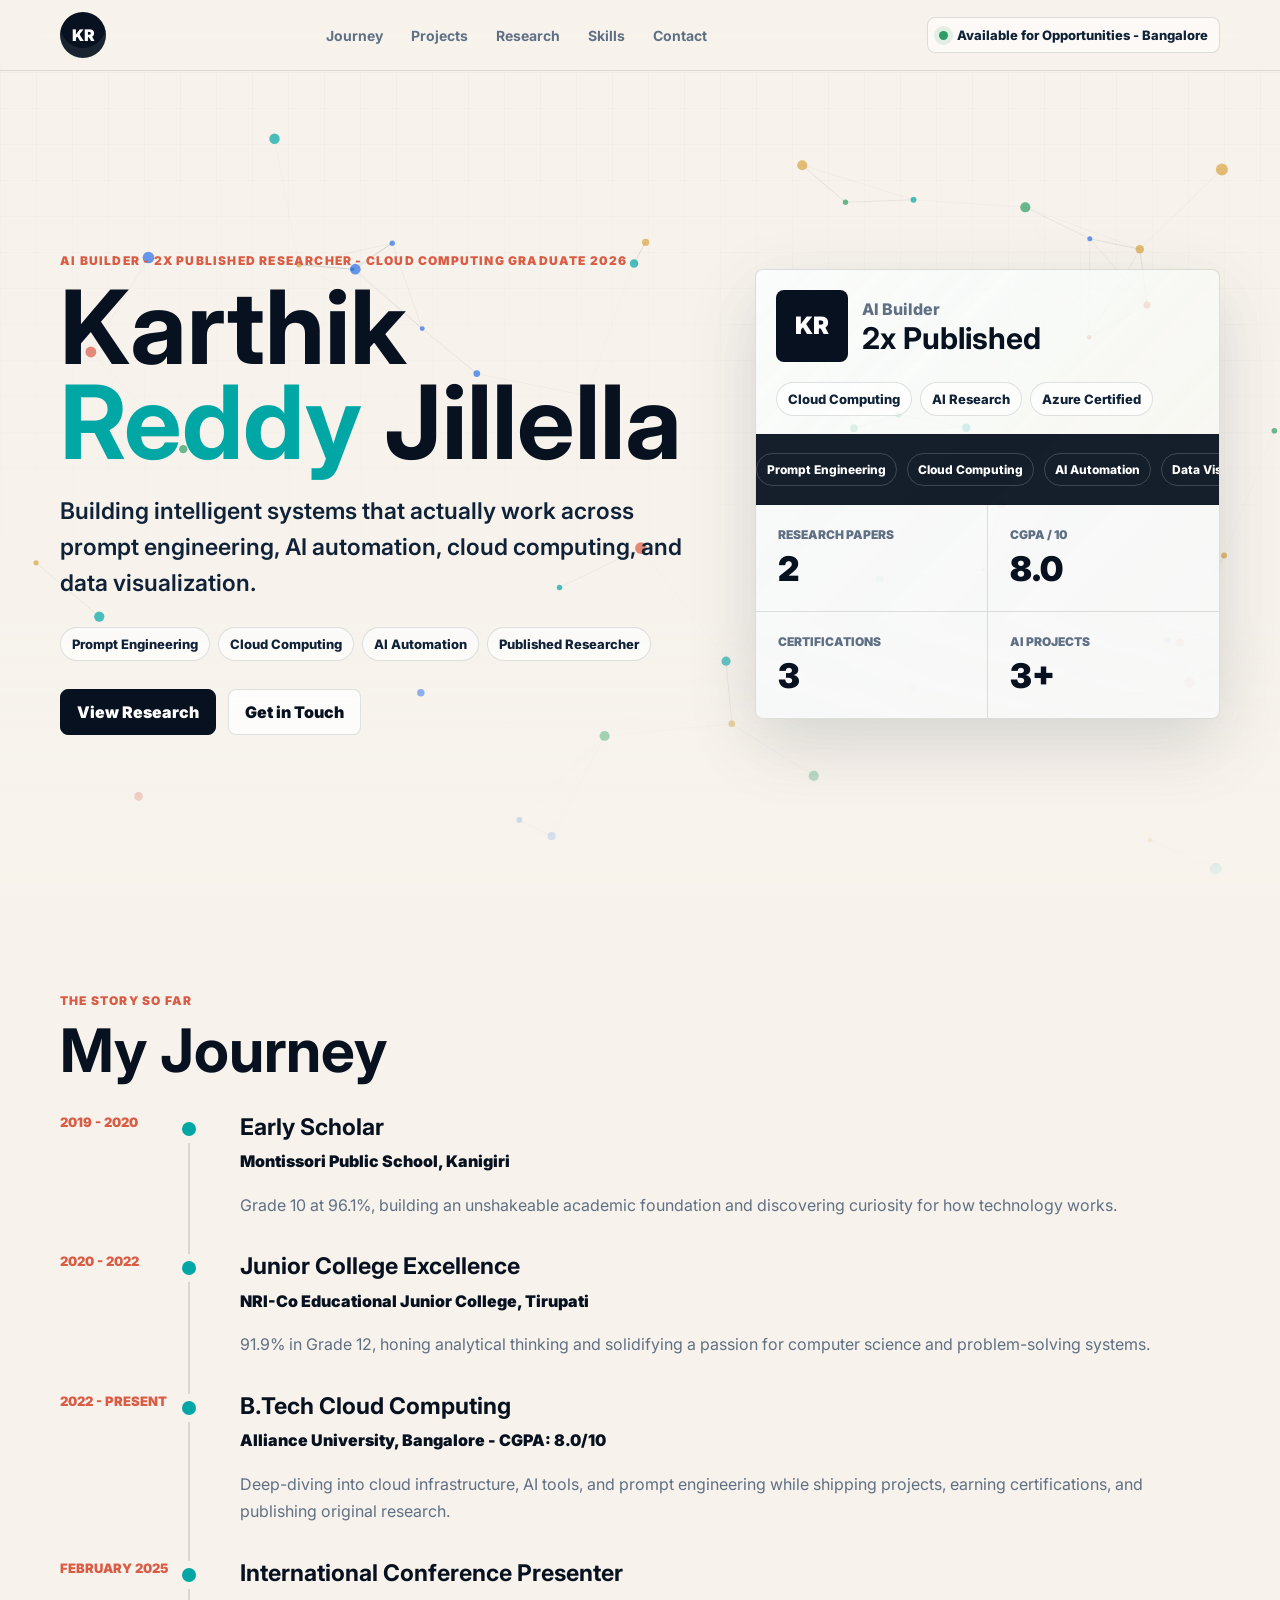
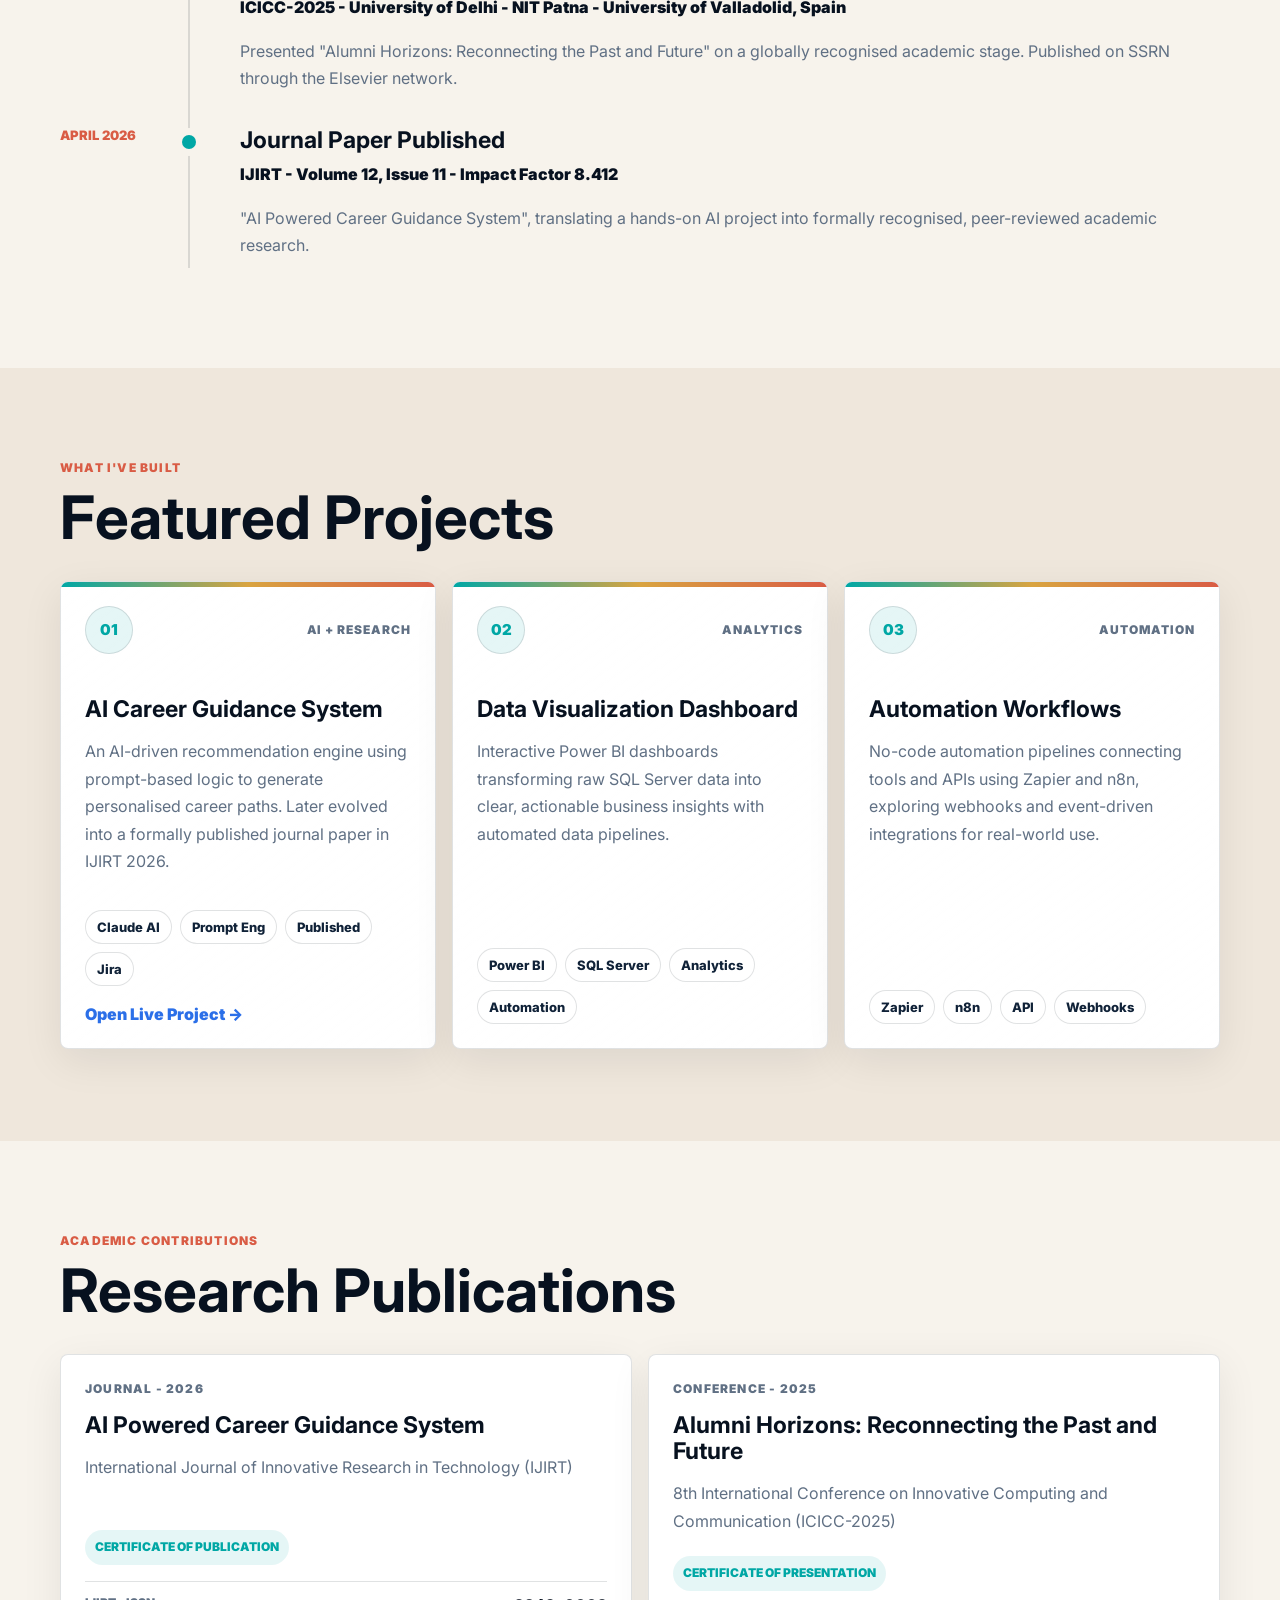
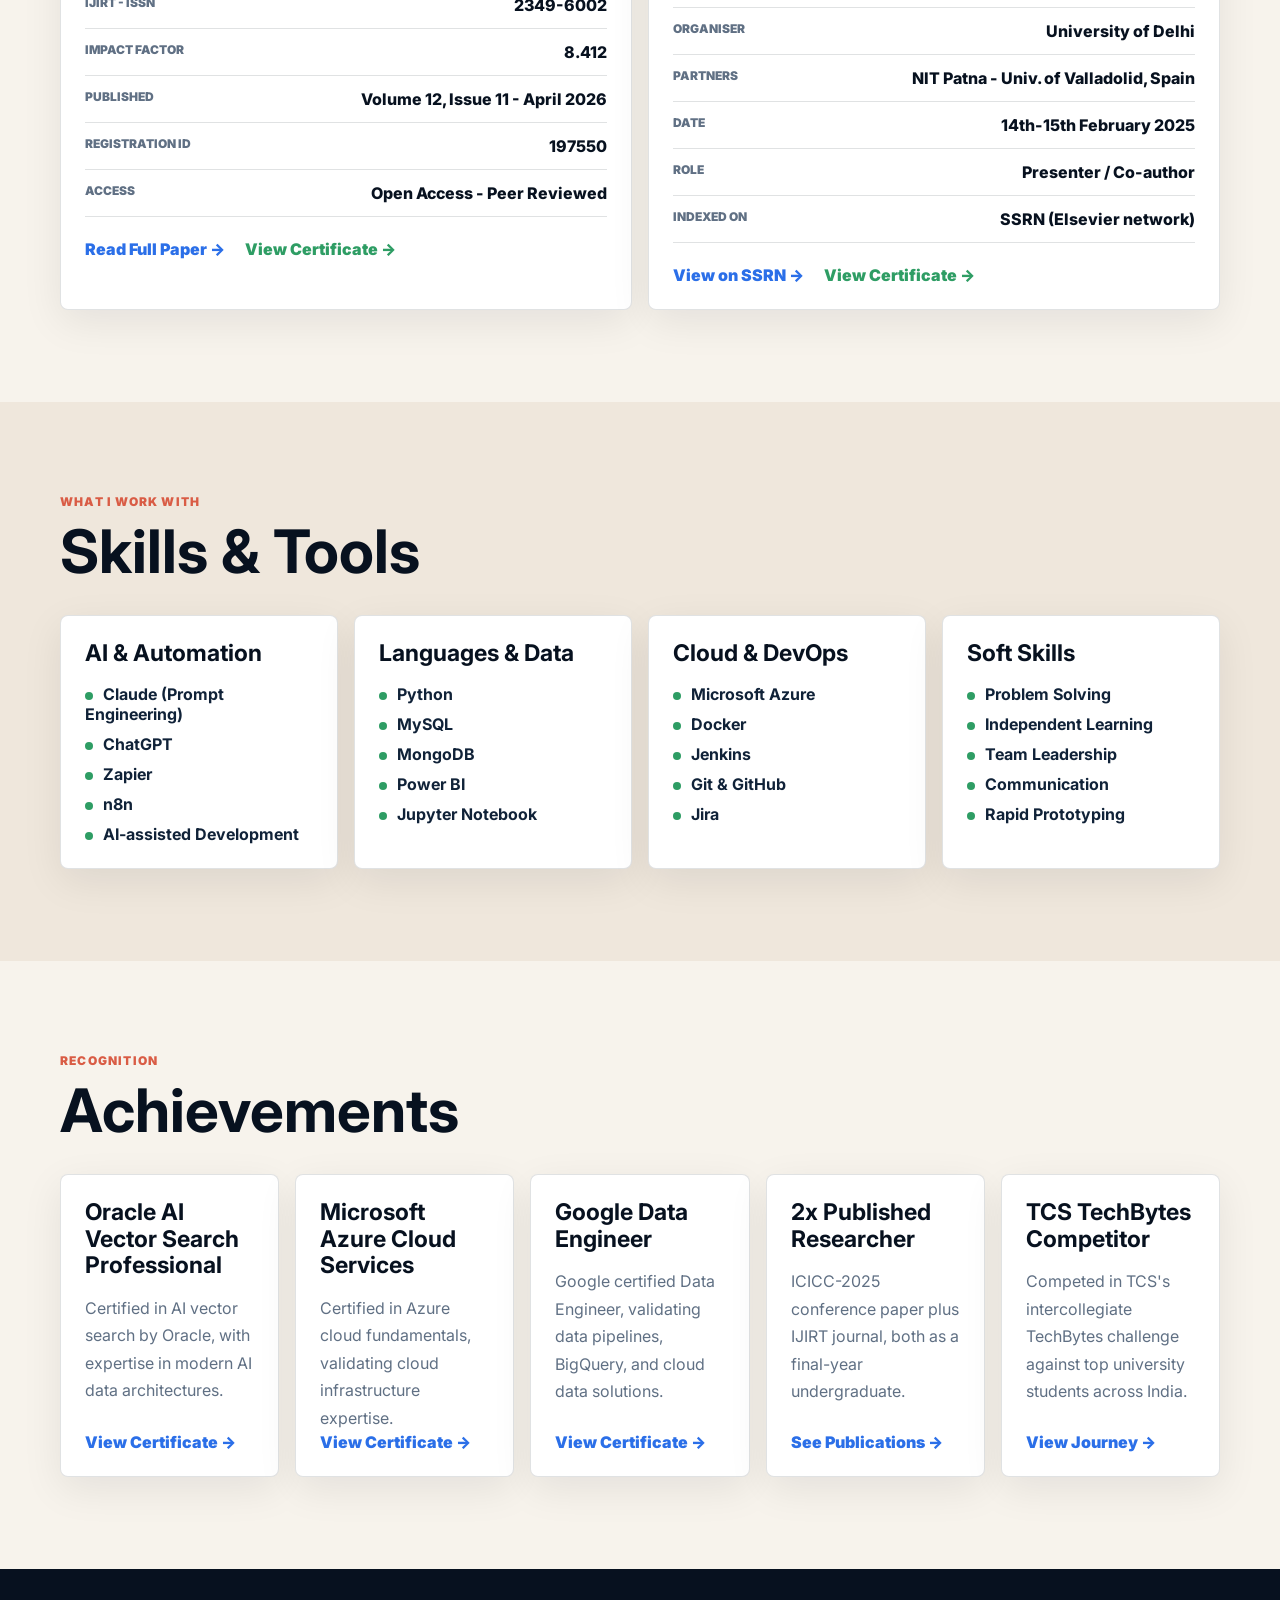
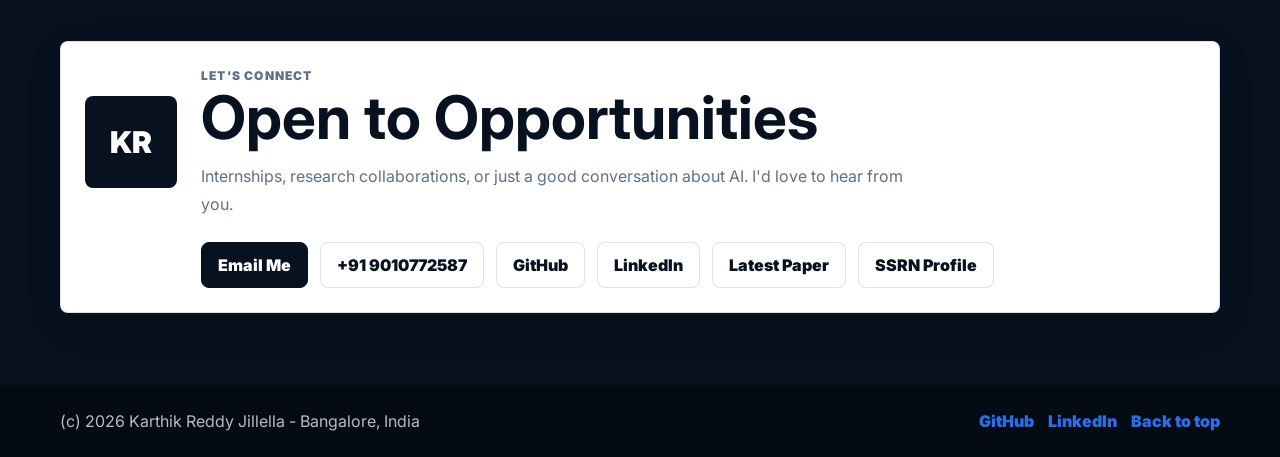
<file: index.html>
<!doctype html>
<html lang="en">
  <head>
    <meta charset="utf-8" />
    <meta name="viewport" content="width=device-width, initial-scale=1" />
    <meta name="theme-color" content="#07111f" />
    <meta
      name="description"
      content="Portfolio of Karthik Reddy Jillella, AI builder, published researcher, and Cloud Computing graduate based in Bangalore."
    />
    <title>Karthik Reddy Jillella | AI Builder</title>

    <link rel="preconnect" href="https://fonts.googleapis.com" />
    <link rel="preconnect" href="https://fonts.gstatic.com" crossorigin />
    <link
      href="https://fonts.googleapis.com/css2?family=Inter:wght@400;500;600;700;800;900&display=swap"
      rel="stylesheet"
    />
    <link rel="stylesheet" href="./app.css" />
  </head>

  <body>
    <a class="skip" href="#content">Skip to content</a>

    <header class="topbar" data-topbar>
      <div class="container topbar__inner">
        <a class="brand" href="#top" aria-label="Karthik Reddy Jillella home">
          <span class="brand__mark">KR</span>
        </a>

        <nav class="nav" aria-label="Primary navigation">
          <a href="#journey">Journey</a>
          <a href="#projects">Projects</a>
          <a href="#research">Research</a>
          <a href="#skills">Skills</a>
          <a href="#contact">Contact</a>
        </nav>

        <a class="status" href="#contact">
          <span aria-hidden="true"></span>
          Available for Opportunities - Bangalore
        </a>
      </div>
    </header>

    <main id="content">
      <section id="top" class="hero">
        <canvas class="heroCanvas" id="heroCanvas" aria-hidden="true"></canvas>
        <div class="container hero__grid">
          <div class="hero__copy">
            <p class="eyebrow">AI Builder - 2x Published Researcher - Cloud Computing Graduate 2026</p>
            <h1>Karthik <span>Reddy</span> Jillella</h1>
            <p class="lede">
              Building intelligent systems that actually work across prompt engineering,
              AI automation, cloud computing, and data visualization.
            </p>

            <div class="hero__tags" aria-label="Focus areas">
              <span>Prompt Engineering</span>
              <span>Cloud Computing</span>
              <span>AI Automation</span>
              <span>Published Researcher</span>
            </div>

            <div class="hero__actions">
              <a class="button button--primary" href="#research">View Research</a>
              <a class="button" href="#contact">Get in Touch</a>
            </div>
          </div>

          <aside class="profilePanel" aria-label="Karthik profile highlights">
            <div class="profilePanel__top">
              <div class="avatar">KR</div>
              <div>
                <p>AI Builder</p>
                <strong>2x Published</strong>
              </div>
            </div>
            <div class="signalStrip" aria-label="Portfolio signals">
              <span>Cloud Computing</span>
              <span>AI Research</span>
              <span>Azure Certified</span>
            </div>
            <div class="marquee" aria-hidden="true">
              <div>
                <span>Prompt Engineering</span>
                <span>Cloud Computing</span>
                <span>AI Automation</span>
                <span>Data Visualization</span>
                <span>Published Researcher</span>
                <span>Microsoft Azure</span>
                <span>Python</span>
                <span>Docker</span>
                <span>Power BI</span>
                <span>Git & GitHub</span>
              </div>
              <div>
                <span>Prompt Engineering</span>
                <span>Cloud Computing</span>
                <span>AI Automation</span>
                <span>Data Visualization</span>
                <span>Published Researcher</span>
                <span>Microsoft Azure</span>
                <span>Python</span>
                <span>Docker</span>
                <span>Power BI</span>
                <span>Git & GitHub</span>
              </div>
            </div>
            <dl class="stats">
              <div>
                <dt>Research Papers</dt>
                <dd>2</dd>
              </div>
              <div>
                <dt>CGPA / 10</dt>
                <dd>8.0</dd>
              </div>
              <div>
                <dt>Certifications</dt>
                <dd>3</dd>
              </div>
              <div>
                <dt>AI Projects</dt>
                <dd>3+</dd>
              </div>
            </dl>
          </aside>
        </div>
      </section>

      <section id="journey" class="section">
        <div class="container">
          <div class="sectionHead">
            <p>The story so far</p>
            <h2>My Journey</h2>
          </div>

          <ol class="timeline">
            <li class="timeline__item">
              <time>2019 - 2020</time>
              <div>
                <h3>Early Scholar</h3>
                <p class="place">Montissori Public School, Kanigiri</p>
                <p>
                  Grade 10 at 96.1%, building an unshakeable academic foundation
                  and discovering curiosity for how technology works.
                </p>
              </div>
            </li>
            <li class="timeline__item">
              <time>2020 - 2022</time>
              <div>
                <h3>Junior College Excellence</h3>
                <p class="place">NRI-Co Educational Junior College, Tirupati</p>
                <p>
                  91.9% in Grade 12, honing analytical thinking and solidifying a
                  passion for computer science and problem-solving systems.
                </p>
              </div>
            </li>
            <li class="timeline__item">
              <time>2022 - Present</time>
              <div>
                <h3>B.Tech Cloud Computing</h3>
                <p class="place">Alliance University, Bangalore - CGPA: 8.0/10</p>
                <p>
                  Deep-diving into cloud infrastructure, AI tools, and prompt
                  engineering while shipping projects, earning certifications,
                  and publishing original research.
                </p>
              </div>
            </li>
            <li class="timeline__item">
              <time>February 2025</time>
              <div>
                <h3>International Conference Presenter</h3>
                <p class="place">ICICC-2025 - University of Delhi - NIT Patna - University of Valladolid, Spain</p>
                <p>
                  Presented "Alumni Horizons: Reconnecting the Past and Future"
                  on a globally recognised academic stage. Published on SSRN
                  through the Elsevier network.
                </p>
              </div>
            </li>
            <li class="timeline__item">
              <time>April 2026</time>
              <div>
                <h3>Journal Paper Published</h3>
                <p class="place">IJIRT - Volume 12, Issue 11 - Impact Factor 8.412</p>
                <p>
                  "AI Powered Career Guidance System", translating a hands-on AI
                  project into formally recognised, peer-reviewed academic research.
                </p>
              </div>
            </li>
          </ol>
        </div>
      </section>

      <section id="projects" class="section section--ink">
        <div class="container">
          <div class="sectionHead">
            <p>What I've built</p>
            <h2>Featured Projects</h2>
          </div>

          <div class="projectGrid">
            <article class="projectCard">
              <div class="projectCard__head">
                <span class="projectCard__num">01</span>
                <p>AI + Research</p>
              </div>
              <div class="projectCard__body">
                <h3>AI Career Guidance System</h3>
                <p>
                  An AI-driven recommendation engine using prompt-based logic to
                  generate personalised career paths. Later evolved into a formally
                  published journal paper in IJIRT 2026.
                </p>
                <div class="chips">
                  <span>Claude AI</span>
                  <span>Prompt Eng</span>
                  <span>Published</span>
                  <span>Jira</span>
                </div>
                <a class="projectCard__link" href="https://capstone2-mauve.vercel.app/" target="_blank" rel="noreferrer">Open Live Project -></a>
              </div>
            </article>
            <article class="projectCard">
              <div class="projectCard__head">
                <span class="projectCard__num">02</span>
                <p>Analytics</p>
              </div>
              <div class="projectCard__body">
                <h3>Data Visualization Dashboard</h3>
                <p>
                  Interactive Power BI dashboards transforming raw SQL Server data
                  into clear, actionable business insights with automated data pipelines.
                </p>
                <div class="chips">
                  <span>Power BI</span>
                  <span>SQL Server</span>
                  <span>Analytics</span>
                  <span>Automation</span>
                </div>
              </div>
            </article>
            <article class="projectCard">
              <div class="projectCard__head">
                <span class="projectCard__num">03</span>
                <p>Automation</p>
              </div>
              <div class="projectCard__body">
                <h3>Automation Workflows</h3>
                <p>
                  No-code automation pipelines connecting tools and APIs using
                  Zapier and n8n, exploring webhooks and event-driven integrations
                  for real-world use.
                </p>
                <div class="chips">
                  <span>Zapier</span>
                  <span>n8n</span>
                  <span>API</span>
                  <span>Webhooks</span>
                </div>
              </div>
            </article>
          </div>
        </div>
      </section>

      <section id="research" class="section">
        <div class="container">
          <div class="sectionHead">
            <p>Academic contributions</p>
            <h2>Research Publications</h2>
          </div>

          <div class="researchGrid">
            <article class="researchCard">
              <p class="label">Journal - 2026</p>
              <h3>AI Powered Career Guidance System</h3>
              <p class="venue">International Journal of Innovative Research in Technology (IJIRT)</p>
              <p class="certificate">Certificate of Publication</p>
              <dl>
                <div><dt>IJIRT - ISSN</dt><dd>2349-6002</dd></div>
                <div><dt>Impact Factor</dt><dd>8.412</dd></div>
                <div><dt>Published</dt><dd>Volume 12, Issue 11 - April 2026</dd></div>
                <div><dt>Registration ID</dt><dd>197550</dd></div>
                <div><dt>Access</dt><dd>Open Access - Peer Reviewed</dd></div>
              </dl>
              <a class="textLink" href="https://ijirt.org/article?manuscript=197550" target="_blank" rel="noreferrer">Read Full Paper -></a>
              <a class="textLink textLink--secondary" href="https://drive.google.com/file/d/1MTaX-7Nbg5NsZmoQInBGZ4wIAzeRq3rv/view?usp=sharing" target="_blank" rel="noreferrer">View Certificate -></a>
            </article>

            <article class="researchCard">
              <p class="label">Conference - 2025</p>
              <h3>Alumni Horizons: Reconnecting the Past and Future</h3>
              <p class="venue">8th International Conference on Innovative Computing and Communication (ICICC-2025)</p>
              <p class="certificate">Certificate of Presentation</p>
              <dl>
                <div><dt>Organiser</dt><dd>University of Delhi</dd></div>
                <div><dt>Partners</dt><dd>NIT Patna - Univ. of Valladolid, Spain</dd></div>
                <div><dt>Date</dt><dd>14th-15th February 2025</dd></div>
                <div><dt>Role</dt><dd>Presenter / Co-author</dd></div>
                <div><dt>Indexed on</dt><dd>SSRN (Elsevier network)</dd></div>
              </dl>
              <a class="textLink" href="https://papers.ssrn.com/sol3/papers.cfm?abstract_id=5190847" target="_blank" rel="noreferrer">View on SSRN -></a>
              <a class="textLink textLink--secondary" href="https://drive.google.com/file/d/1OVL3yKdIGWglQpuR0XQj4Po7CAq2ZrtS/view?usp=sharing" target="_blank" rel="noreferrer">View Certificate -></a>
            </article>
          </div>
        </div>
      </section>

      <section id="skills" class="section section--soft">
        <div class="container">
          <div class="sectionHead">
            <p>What I work with</p>
            <h2>Skills & Tools</h2>
          </div>

          <div class="skillsGrid">
            <article>
              <h3>AI & Automation</h3>
              <ul>
                <li>Claude (Prompt Engineering)</li>
                <li>ChatGPT</li>
                <li>Zapier</li>
                <li>n8n</li>
                <li>AI-assisted Development</li>
              </ul>
            </article>
            <article>
              <h3>Languages & Data</h3>
              <ul>
                <li>Python</li>
                <li>MySQL</li>
                <li>MongoDB</li>
                <li>Power BI</li>
                <li>Jupyter Notebook</li>
              </ul>
            </article>
            <article>
              <h3>Cloud & DevOps</h3>
              <ul>
                <li>Microsoft Azure</li>
                <li>Docker</li>
                <li>Jenkins</li>
                <li>Git & GitHub</li>
                <li>Jira</li>
              </ul>
            </article>
            <article>
              <h3>Soft Skills</h3>
              <ul>
                <li>Problem Solving</li>
                <li>Independent Learning</li>
                <li>Team Leadership</li>
                <li>Communication</li>
                <li>Rapid Prototyping</li>
              </ul>
            </article>
          </div>
        </div>
      </section>

      <section id="achievements" class="section">
        <div class="container">
          <div class="sectionHead">
            <p>Recognition</p>
            <h2>Achievements</h2>
          </div>

          <div class="achievementGrid">
            <article>
              <h3>Oracle AI Vector Search Professional</h3>
              <p>Certified in AI vector search by Oracle, with expertise in modern AI data architectures.</p>
              <a href="https://drive.google.com/file/d/1B0w73Zt29_mtVNJ7Tg5qs8rNLZjG-A6i/view?usp=sharing" target="_blank" rel="noreferrer">View Certificate -></a>
            </article>
            <article>
              <h3>Microsoft Azure Cloud Services</h3>
              <p>Certified in Azure cloud fundamentals, validating cloud infrastructure expertise.</p>
              <a href="https://drive.google.com/file/d/1YsHNPJcr5OOOAp5XJ-B0hE-sjhiZzuQH/view?usp=sharing" target="_blank" rel="noreferrer">View Certificate -></a>
            </article>
            <article>
              <h3>Google Data Engineer</h3>
              <p>Google certified Data Engineer, validating data pipelines, BigQuery, and cloud data solutions.</p>
              <a href="https://drive.google.com/file/d/1nY30D4KEieWllmhrprokkiZ3AHXKH6dj/view?usp=sharing" target="_blank" rel="noreferrer">View Certificate -></a>
            </article>
            <article>
              <h3>2x Published Researcher</h3>
              <p>ICICC-2025 conference paper plus IJIRT journal, both as a final-year undergraduate.</p>
              <a href="#research">See Publications -></a>
            </article>
            <article>
              <h3>TCS TechBytes Competitor</h3>
              <p>Competed in TCS's intercollegiate TechBytes challenge against top university students across India.</p>
              <a href="#journey">View Journey -></a>
            </article>
          </div>
        </div>
      </section>

      <section id="contact" class="contactSection">
        <div class="container contactCard">
          <div class="contactMark">KR</div>
          <div>
            <p class="eyebrow">Let's connect</p>
            <h2>Open to Opportunities</h2>
            <p>
              Internships, research collaborations, or just a good conversation
              about AI. I'd love to hear from you.
            </p>
          </div>
          <div class="contactActions">
            <a class="button button--primary" href="mailto:karthikjillella15@gmail.com">Email Me</a>
            <a class="button" href="tel:+919010772587">+91 9010772587</a>
            <a class="button" href="https://github.com/karthik-ai452" target="_blank" rel="noreferrer">GitHub</a>
            <a class="button" href="https://www.linkedin.com/in/karthik-jillella-219a0928a/" target="_blank" rel="noreferrer">LinkedIn</a>
            <a class="button" href="https://ijirt.org/article?manuscript=197550" target="_blank" rel="noreferrer">Latest Paper</a>
            <a class="button" href="https://papers.ssrn.com/sol3/papers.cfm?abstract_id=5190847" target="_blank" rel="noreferrer">SSRN Profile</a>
          </div>
        </div>
      </section>
    </main>

    <footer class="footer">
      <div class="container">
        <p>(c) 2026 Karthik Reddy Jillella - Bangalore, India</p>
        <div class="footerLinks">
          <a href="https://github.com/karthik-ai452" target="_blank" rel="noreferrer">GitHub</a>
          <a href="https://www.linkedin.com/in/karthik-jillella-219a0928a/" target="_blank" rel="noreferrer">LinkedIn</a>
          <a href="#top">Back to top</a>
        </div>
      </div>
    </footer>

    <script src="./main.js"></script>
  </body>
</html>
</file>
<file: app.css>
:root {
  --ink: #07111f;
  --ink-2: #102238;
  --paper: #f7f3ec;
  --paper-2: #efe7dc;
  --card: #ffffff;
  --line: rgba(7, 17, 31, 0.12);
  --muted: #607084;
  --teal: #00a7a5;
  --green: #2e9d64;
  --gold: #d9a441;
  --red: #d95c45;
  --blue: #2b6fe8;
  --shadow: 0 24px 70px rgba(7, 17, 31, 0.14);
  --radius: 8px;
  --max: 1160px;
}

* {
  box-sizing: border-box;
}

html {
  scroll-behavior: smooth;
}

body {
  margin: 0;
  color: var(--ink);
  background: var(--paper);
  font-family: Inter, system-ui, -apple-system, BlinkMacSystemFont, "Segoe UI", sans-serif;
}

body::before {
  content: "";
  position: fixed;
  inset: 0;
  z-index: -2;
  background:
    linear-gradient(90deg, rgba(7, 17, 31, 0.035) 1px, transparent 1px),
    linear-gradient(rgba(7, 17, 31, 0.035) 1px, transparent 1px);
  background-size: 36px 36px;
  mask-image: linear-gradient(to bottom, black, transparent 72%);
}

a {
  color: inherit;
  text-decoration: none;
}

.skip {
  position: fixed;
  left: 16px;
  top: 12px;
  z-index: 200;
  transform: translateY(-140%);
  background: var(--ink);
  color: white;
  padding: 10px 12px;
  border-radius: var(--radius);
}

.skip:focus {
  transform: translateY(0);
}

.container {
  width: min(var(--max), calc(100% - 40px));
  margin-inline: auto;
}

.topbar {
  position: sticky;
  top: 0;
  z-index: 100;
  background: rgba(247, 243, 236, 0.84);
  border-bottom: 1px solid var(--line);
  backdrop-filter: blur(18px);
  transition: box-shadow 180ms ease, background 180ms ease;
}

.topbar.is-scrolled {
  background: rgba(247, 243, 236, 0.95);
  box-shadow: 0 10px 30px rgba(7, 17, 31, 0.08);
}

.topbar__inner {
  min-height: 70px;
  display: flex;
  align-items: center;
  justify-content: space-between;
  gap: 22px;
}

.brand__mark,
.avatar,
.contactMark {
  display: grid;
  place-items: center;
  color: white;
  background: var(--ink);
  font-weight: 900;
  letter-spacing: 0;
}

.brand__mark {
  width: 46px;
  height: 46px;
  border-radius: 50%;
  box-shadow: inset 0 -10px 0 rgba(255, 255, 255, 0.08);
}

.nav {
  display: flex;
  align-items: center;
  justify-content: center;
  gap: 4px;
}

.nav a {
  padding: 10px 12px;
  border-radius: var(--radius);
  color: var(--muted);
  font-size: 14px;
  font-weight: 700;
}

.nav a:hover {
  color: var(--ink);
  background: rgba(7, 17, 31, 0.06);
}

.status {
  display: inline-flex;
  align-items: center;
  gap: 9px;
  padding: 9px 11px;
  border: 1px solid var(--line);
  border-radius: var(--radius);
  color: var(--ink-2);
  font-size: 13px;
  font-weight: 800;
  background: rgba(255, 255, 255, 0.45);
}

.status span {
  width: 9px;
  height: 9px;
  border-radius: 50%;
  background: var(--green);
  box-shadow: 0 0 0 5px rgba(46, 157, 100, 0.12);
}

.hero {
  position: relative;
  min-height: calc(100vh - 70px);
  display: grid;
  align-items: center;
  overflow: hidden;
  padding: 64px 0 48px;
}

.heroCanvas {
  position: absolute;
  inset: 0;
  z-index: -1;
  width: 100%;
  height: 100%;
}

.hero::after {
  content: "";
  position: absolute;
  inset: auto 0 0;
  height: 34%;
  z-index: -1;
  background: linear-gradient(to top, var(--paper), rgba(247, 243, 236, 0));
}

.hero__grid {
  display: grid;
  grid-template-columns: minmax(0, 1.05fr) minmax(340px, 0.75fr);
  gap: 44px;
  align-items: center;
}

.eyebrow,
.sectionHead p,
.label {
  margin: 0 0 12px;
  color: var(--red);
  font-size: 12px;
  font-weight: 900;
  letter-spacing: 0.1em;
  text-transform: uppercase;
}

.hero h1 {
  max-width: 820px;
  margin: 0;
  font-size: clamp(52px, 8vw, 104px);
  line-height: 0.93;
  letter-spacing: 0;
}

.hero h1 span {
  color: var(--teal);
}

.lede {
  max-width: 680px;
  margin: 24px 0 0;
  color: var(--ink-2);
  font-size: clamp(18px, 2vw, 23px);
  line-height: 1.55;
  font-weight: 600;
}

.hero__tags,
.chips,
.signalStrip {
  display: flex;
  flex-wrap: wrap;
  gap: 8px;
}

.hero__tags {
  margin-top: 26px;
}

.hero__tags span,
.chips span,
.signalStrip span {
  border: 1px solid var(--line);
  border-radius: 999px;
  background: rgba(255, 255, 255, 0.62);
  padding: 8px 11px;
  color: var(--ink-2);
  font-size: 13px;
  font-weight: 800;
}

.hero__actions,
.contactActions {
  display: flex;
  flex-wrap: wrap;
  gap: 12px;
  margin-top: 28px;
}

.button {
  display: inline-flex;
  min-height: 46px;
  align-items: center;
  justify-content: center;
  border: 1px solid var(--line);
  border-radius: var(--radius);
  background: rgba(255, 255, 255, 0.72);
  color: var(--ink);
  padding: 12px 16px;
  font-weight: 900;
  transition: transform 160ms ease, box-shadow 160ms ease, background 160ms ease;
}

.button:hover {
  transform: translateY(-2px);
  background: white;
  box-shadow: 0 12px 30px rgba(7, 17, 31, 0.1);
}

.button--primary {
  border-color: var(--ink);
  background: var(--ink);
  color: white;
}

.button--primary:hover {
  background: #0d1c31;
}

.profilePanel {
  overflow: hidden;
  border: 1px solid var(--line);
  border-radius: var(--radius);
  background:
    linear-gradient(135deg, rgba(255, 255, 255, 0.86), rgba(255, 255, 255, 0.58)),
    linear-gradient(135deg, rgba(0, 167, 165, 0.12), rgba(217, 164, 65, 0.14));
  box-shadow: var(--shadow);
}

.profilePanel__top {
  display: flex;
  align-items: center;
  gap: 14px;
  padding: 20px;
}

.avatar {
  width: 72px;
  height: 72px;
  border-radius: var(--radius);
  font-size: 24px;
}

.profilePanel__top p {
  margin: 0 0 4px;
  color: var(--muted);
  font-weight: 800;
}

.profilePanel__top strong {
  font-size: 30px;
  line-height: 1;
}

.signalStrip {
  padding: 0 20px 18px;
}

.marquee {
  display: flex;
  gap: 10px;
  overflow: hidden;
  padding: 18px 0;
  border-block: 1px solid var(--line);
  background: rgba(7, 17, 31, 0.94);
  color: white;
}

.marquee div {
  display: flex;
  min-width: max-content;
  gap: 10px;
  animation: marquee 28s linear infinite;
}

.marquee span {
  border: 1px solid rgba(255, 255, 255, 0.18);
  border-radius: 999px;
  padding: 8px 10px;
  font-size: 12px;
  font-weight: 800;
}

.stats {
  display: grid;
  grid-template-columns: repeat(2, minmax(0, 1fr));
  gap: 1px;
  margin: 0;
  background: var(--line);
}

.stats div {
  background: rgba(255, 255, 255, 0.8);
  padding: 22px;
}

.stats dt {
  color: var(--muted);
  font-size: 12px;
  font-weight: 900;
  text-transform: uppercase;
}

.stats dd {
  margin: 6px 0 0;
  font-size: 34px;
  font-weight: 900;
}

.section {
  padding: 92px 0;
}

.section--ink {
  color: var(--ink);
  background: var(--paper-2);
}

.section--soft {
  background: var(--paper-2);
}

.sectionHead {
  max-width: 760px;
  margin-bottom: 34px;
}

.sectionHead h2,
.contactCard h2 {
  margin: 0;
  font-size: clamp(34px, 5vw, 60px);
  line-height: 1;
  letter-spacing: 0;
}

.timeline {
  position: relative;
  display: grid;
  gap: 18px;
  margin: 0;
  padding: 0;
  list-style: none;
}

.timeline::before {
  content: "";
  position: absolute;
  left: 128px;
  top: 8px;
  bottom: 8px;
  width: 2px;
  background: var(--line);
}

.timeline__item {
  position: relative;
  display: grid;
  grid-template-columns: 150px minmax(0, 1fr);
  gap: 30px;
  align-items: start;
}

.timeline__item::after {
  content: "";
  position: absolute;
  left: 122px;
  top: 8px;
  width: 14px;
  height: 14px;
  border-radius: 50%;
  background: var(--teal);
  box-shadow: 0 0 0 7px var(--paper);
}

.timeline time {
  color: var(--red);
  font-size: 13px;
  font-weight: 900;
  text-transform: uppercase;
}

.timeline h3,
.projectCard h3,
.researchCard h3,
.skillsGrid h3,
.achievementGrid h3 {
  margin: 0;
  font-size: 23px;
  line-height: 1.15;
}

.timeline p,
.projectCard p,
.researchCard p,
.achievementGrid p,
.contactCard p {
  color: var(--muted);
  line-height: 1.72;
}

.timeline .place {
  margin: 8px 0 4px;
  color: var(--ink);
  font-weight: 900;
}

.projectGrid,
.researchGrid,
.skillsGrid,
.achievementGrid {
  display: grid;
  gap: 16px;
}

.projectGrid {
  grid-template-columns: repeat(3, minmax(0, 1fr));
  align-items: stretch;
}

.projectCard,
.researchCard,
.skillsGrid article,
.achievementGrid article,
.contactCard {
  border: 1px solid var(--line);
  border-radius: var(--radius);
  background: var(--card);
  padding: 24px;
  box-shadow: 0 12px 40px rgba(7, 17, 31, 0.08);
}

.section--ink .projectCard {
  position: relative;
  display: flex;
  flex-direction: column;
  min-height: 360px;
  overflow: hidden;
  border-color: var(--line);
  background:
    linear-gradient(145deg, rgba(255, 255, 255, 0.88), rgba(255, 255, 255, 0.64)),
    var(--card);
  box-shadow: 0 12px 40px rgba(7, 17, 31, 0.08);
}

.section--ink .projectCard::before {
  content: "";
  position: absolute;
  inset: 0 0 auto;
  height: 5px;
  background: linear-gradient(90deg, var(--teal), var(--gold), var(--red));
}

.projectCard__head {
  display: flex;
  align-items: center;
  justify-content: space-between;
  gap: 14px;
  margin-bottom: 42px;
}

.projectCard__head p {
  margin: 0;
  color: var(--muted);
  font-size: 12px;
  font-weight: 900;
  letter-spacing: 0.08em;
  text-transform: uppercase;
}

.projectCard__body {
  display: flex;
  flex: 1;
  flex-direction: column;
}

.section--ink .projectCard p {
  color: var(--muted);
}

.projectCard__num {
  display: inline-flex;
  align-items: center;
  justify-content: center;
  width: 48px;
  height: 48px;
  border: 1px solid var(--line);
  border-radius: 50%;
  background: rgba(0, 167, 165, 0.1);
  color: var(--teal);
  font-size: 15px;
  font-weight: 900;
}

.chips {
  margin-top: auto;
  padding-top: 18px;
}

.projectCard__link {
  display: inline-flex;
  margin-top: 18px;
  color: var(--blue);
  font-weight: 900;
}

.section--ink .chips span {
  border-color: var(--line);
  background: rgba(255, 255, 255, 0.62);
  color: var(--ink-2);
}

.researchGrid {
  grid-template-columns: repeat(2, minmax(0, 1fr));
}

.venue {
  min-height: 58px;
  margin-bottom: 18px;
}

.certificate {
  display: inline-flex;
  margin: 0 0 16px;
  border-radius: 999px;
  background: rgba(0, 167, 165, 0.1);
  color: var(--teal) !important;
  padding: 7px 10px;
  font-size: 12px;
  font-weight: 900;
  text-transform: uppercase;
}

.researchCard dl {
  margin: 0 0 18px;
  border-top: 1px solid var(--line);
}

.researchCard dl div {
  display: flex;
  justify-content: space-between;
  gap: 18px;
  padding: 13px 0;
  border-bottom: 1px solid var(--line);
}

.researchCard dt {
  color: var(--muted);
  font-size: 12px;
  font-weight: 900;
  text-transform: uppercase;
}

.researchCard dd {
  margin: 0;
  max-width: 58%;
  text-align: right;
  font-weight: 800;
}

.textLink,
.achievementGrid a,
.footer a {
  color: var(--blue);
  font-weight: 900;
}

.textLink {
  display: inline-flex;
  margin-right: 16px;
  margin-top: 4px;
}

.textLink--secondary {
  color: var(--green);
}

.skillsGrid {
  grid-template-columns: repeat(4, minmax(0, 1fr));
}

.skillsGrid ul {
  display: grid;
  gap: 10px;
  margin: 18px 0 0;
  padding: 0;
  list-style: none;
}

.skillsGrid li {
  color: var(--ink-2);
  font-weight: 700;
}

.skillsGrid li::before {
  content: "";
  display: inline-block;
  width: 8px;
  height: 8px;
  margin-right: 10px;
  border-radius: 50%;
  background: var(--green);
}

.achievementGrid {
  grid-template-columns: repeat(5, minmax(0, 1fr));
}

.achievementGrid article {
  min-height: 250px;
  display: flex;
  flex-direction: column;
}

.achievementGrid p {
  margin-bottom: auto;
}

.achievementGrid span {
  color: var(--muted);
  font-weight: 900;
}

.contactSection {
  padding: 72px 0;
  background: var(--ink);
}

.contactCard {
  display: grid;
  grid-template-columns: auto minmax(0, 1fr);
  gap: 24px;
  align-items: center;
  background: white;
}

.contactMark {
  width: 92px;
  height: 92px;
  border-radius: var(--radius);
  font-size: 30px;
}

.contactCard p {
  max-width: 720px;
  margin-bottom: 0;
}

.contactActions {
  grid-column: 2;
  margin-top: 0;
}

.footer {
  padding: 26px 0;
  background: #050b14;
  color: rgba(255, 255, 255, 0.72);
}

.footer .container {
  display: flex;
  justify-content: space-between;
  gap: 18px;
  align-items: center;
}

.footerLinks {
  display: flex;
  flex-wrap: wrap;
  gap: 14px;
}

.footer p {
  margin: 0;
}

@keyframes marquee {
  from {
    transform: translateX(0);
  }
  to {
    transform: translateX(calc(-100% - 10px));
  }
}

@media (max-width: 1080px) {
  .status {
    display: none;
  }

  .projectGrid,
  .skillsGrid {
    grid-template-columns: repeat(2, minmax(0, 1fr));
  }

  .achievementGrid {
    grid-template-columns: repeat(2, minmax(0, 1fr));
  }
}

@media (max-width: 820px) {
  .container {
    width: min(100% - 28px, var(--max));
  }

  .topbar__inner {
    min-height: 64px;
  }

  .nav {
    display: none;
  }

  .hero {
    min-height: auto;
    padding: 42px 0 60px;
  }

  .hero__grid,
  .researchGrid,
  .contactCard {
    grid-template-columns: 1fr;
  }

  .profilePanel {
    order: -1;
  }

  .hero h1 {
    font-size: clamp(46px, 15vw, 76px);
  }

  .timeline::before {
    left: 8px;
  }

  .timeline__item {
    grid-template-columns: 1fr;
    gap: 8px;
    padding-left: 34px;
  }

  .timeline__item::after {
    left: 2px;
  }

  .projectGrid,
  .skillsGrid,
  .achievementGrid {
    grid-template-columns: 1fr;
  }

  .contactActions {
    grid-column: auto;
  }

  .footer .container {
    align-items: flex-start;
    flex-direction: column;
  }
}

@media (prefers-reduced-motion: reduce) {
  *,
  *::before,
  *::after {
    scroll-behavior: auto !important;
    animation-duration: 0.001ms !important;
    animation-iteration-count: 1 !important;
    transition-duration: 0.001ms !important;
  }
}
</file>
